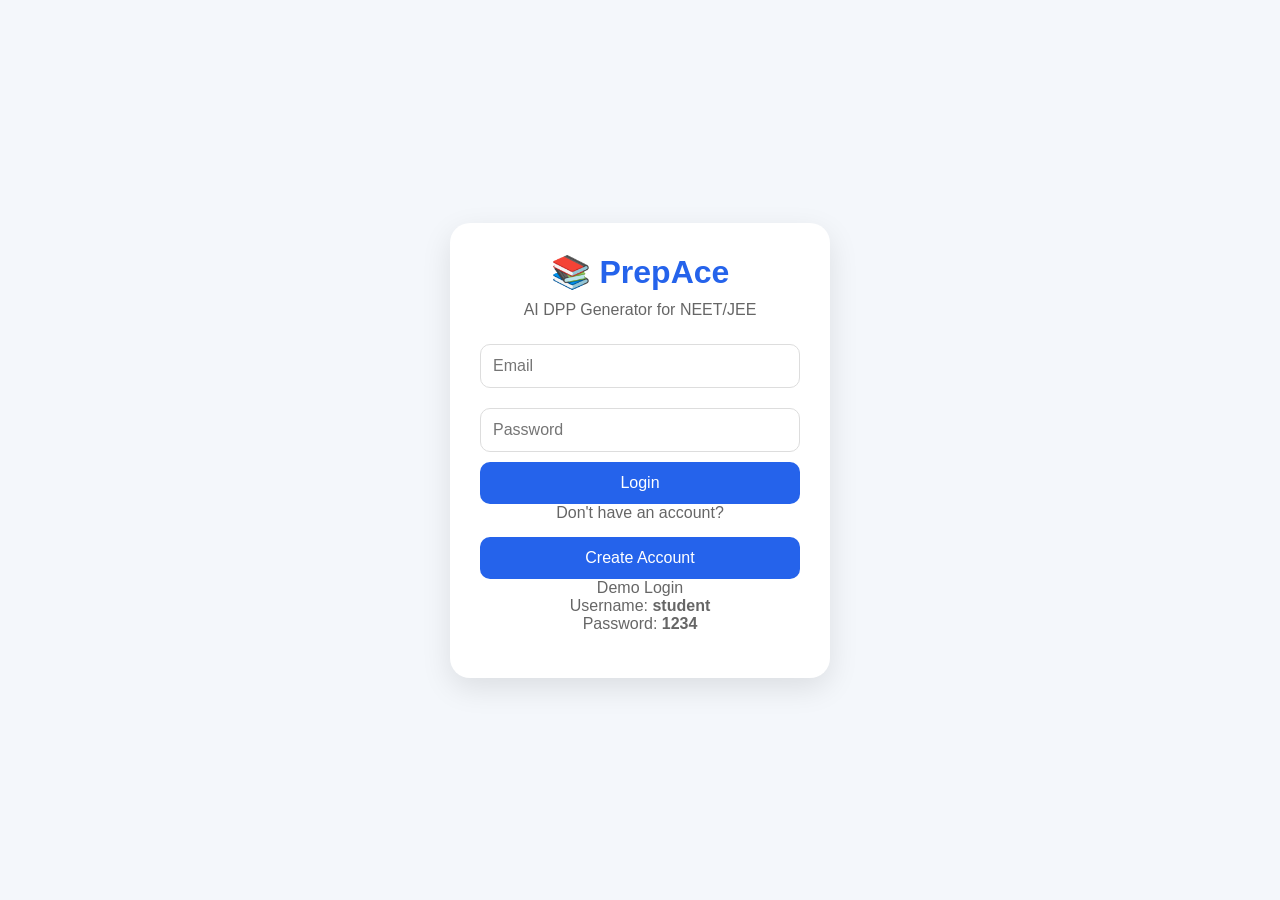
<file: index.html>
<!DOCTYPE html>
<html lang="en">
<head>
<meta charset="UTF-8">
<meta http-equiv="refresh" content="0; url=login.html">
<title>PrepAce</title>
</head>
<body>

<h2>Redirecting...</h2>

</body>
</html>
</file>
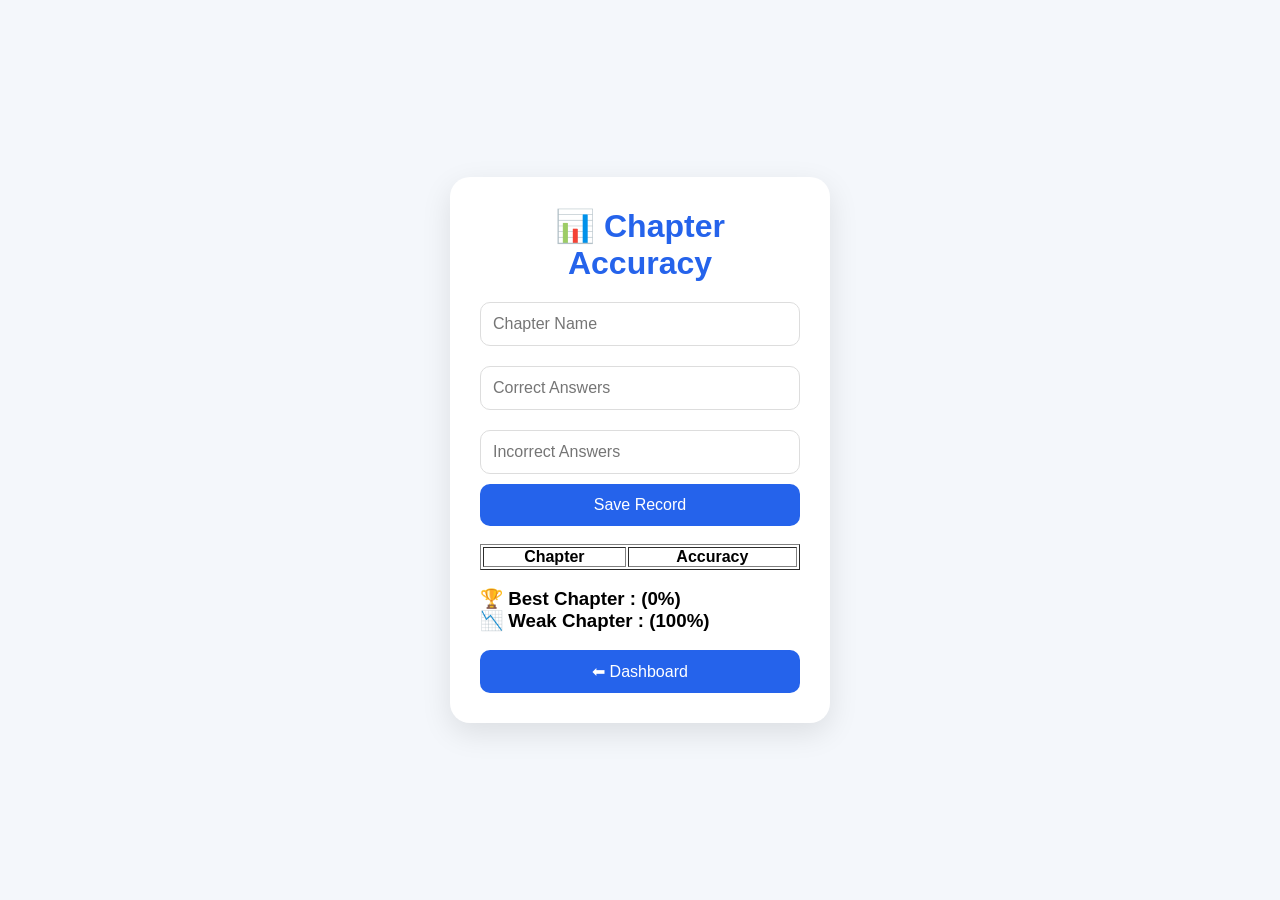
<file: accuracy.html>
<!DOCTYPE html>
<html lang="en">
<head>
<meta charset="UTF-8">
<meta name="viewport" content="width=device-width, initial-scale=1.0">
<title>Chapter Accuracy</title>

<link rel="stylesheet" href="css/style.css">
</head>

<body>

<div class="container">

<div class="login-box">

<h1>📊 Chapter Accuracy</h1>

<input type="text" id="chapter" placeholder="Chapter Name">

<input type="number" id="correct" placeholder="Correct Answers">

<input type="number" id="incorrect" placeholder="Incorrect Answers">

<button onclick="saveAccuracy()">
Save Record
</button>

<br><br>

<table border="1" width="100%">

<thead>

<tr>

<th>Chapter</th>
<th>Accuracy</th>

</tr>

</thead>

<tbody id="tableData">

</tbody>

</table>

<br>

<h3 id="bestChapter"></h3>

<h3 id="weakChapter"></h3>

<br>

<a href="dashboard.html">

<button>

⬅ Dashboard

</button>

</a>

</div>

</div>

<script src="js/accuracy.js"></script>

</body>
</html>
</file>
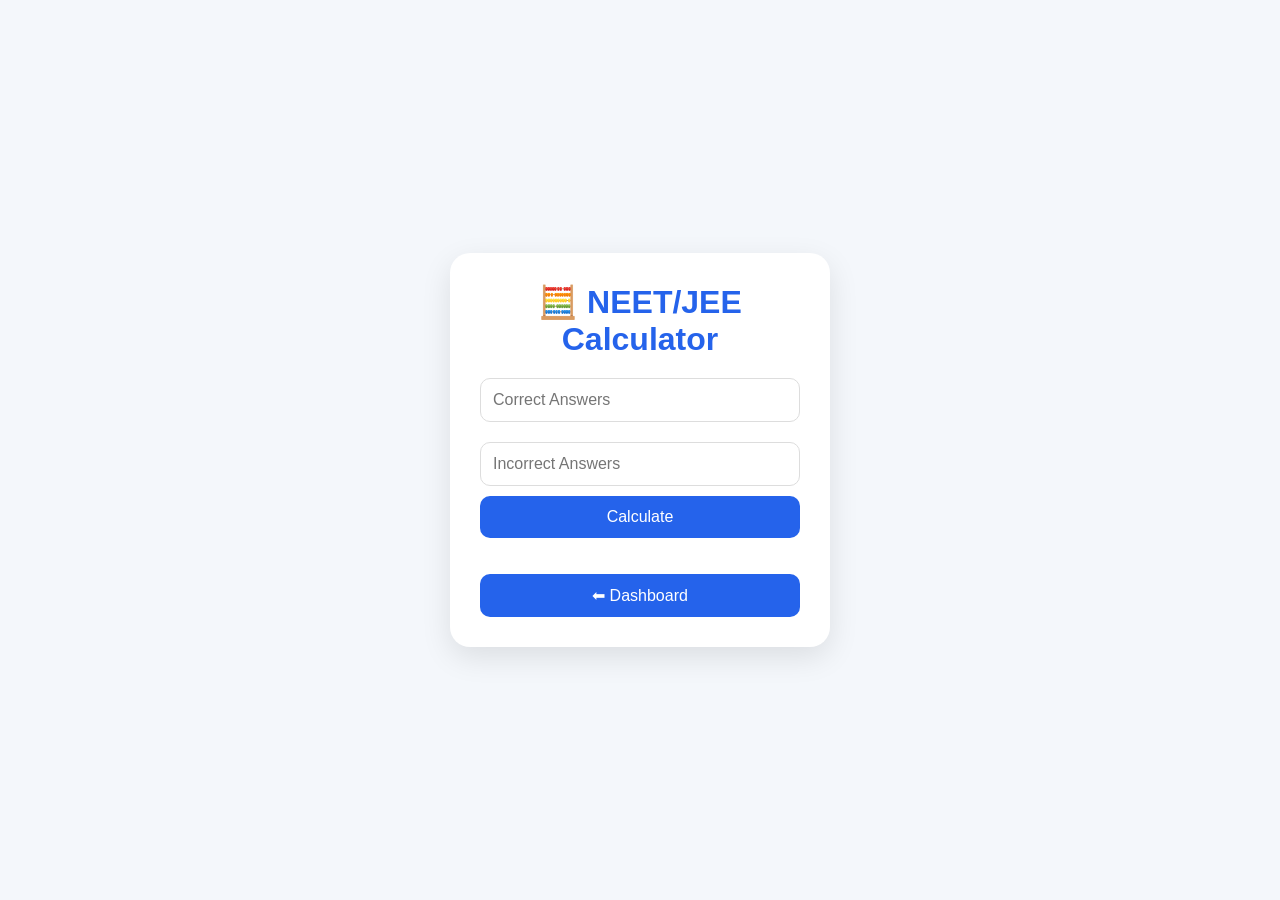
<file: calculator.html>
<!DOCTYPE html>
<html lang="en">
<head>
<meta charset="UTF-8">
<meta name="viewport" content="width=device-width, initial-scale=1.0">
<title>NEET/JEE Calculator</title>

<link rel="stylesheet" href="css/style.css">
</head>

<body>

<div class="container">

<div class="login-box">

<h1>🧮 NEET/JEE Calculator</h1>

<input
type="number"
id="correct"
placeholder="Correct Answers">

<input
type="number"
id="incorrect"
placeholder="Incorrect Answers">

<button onclick="calculateScore()">

Calculate

</button>

<br><br>

<div id="result"></div>

<br>

<a href="dashboard.html">

<button>

⬅ Dashboard

</button>

</a>

</div>

</div>

<script src="js/calculator.js"></script>

</body>
</html>
</file>
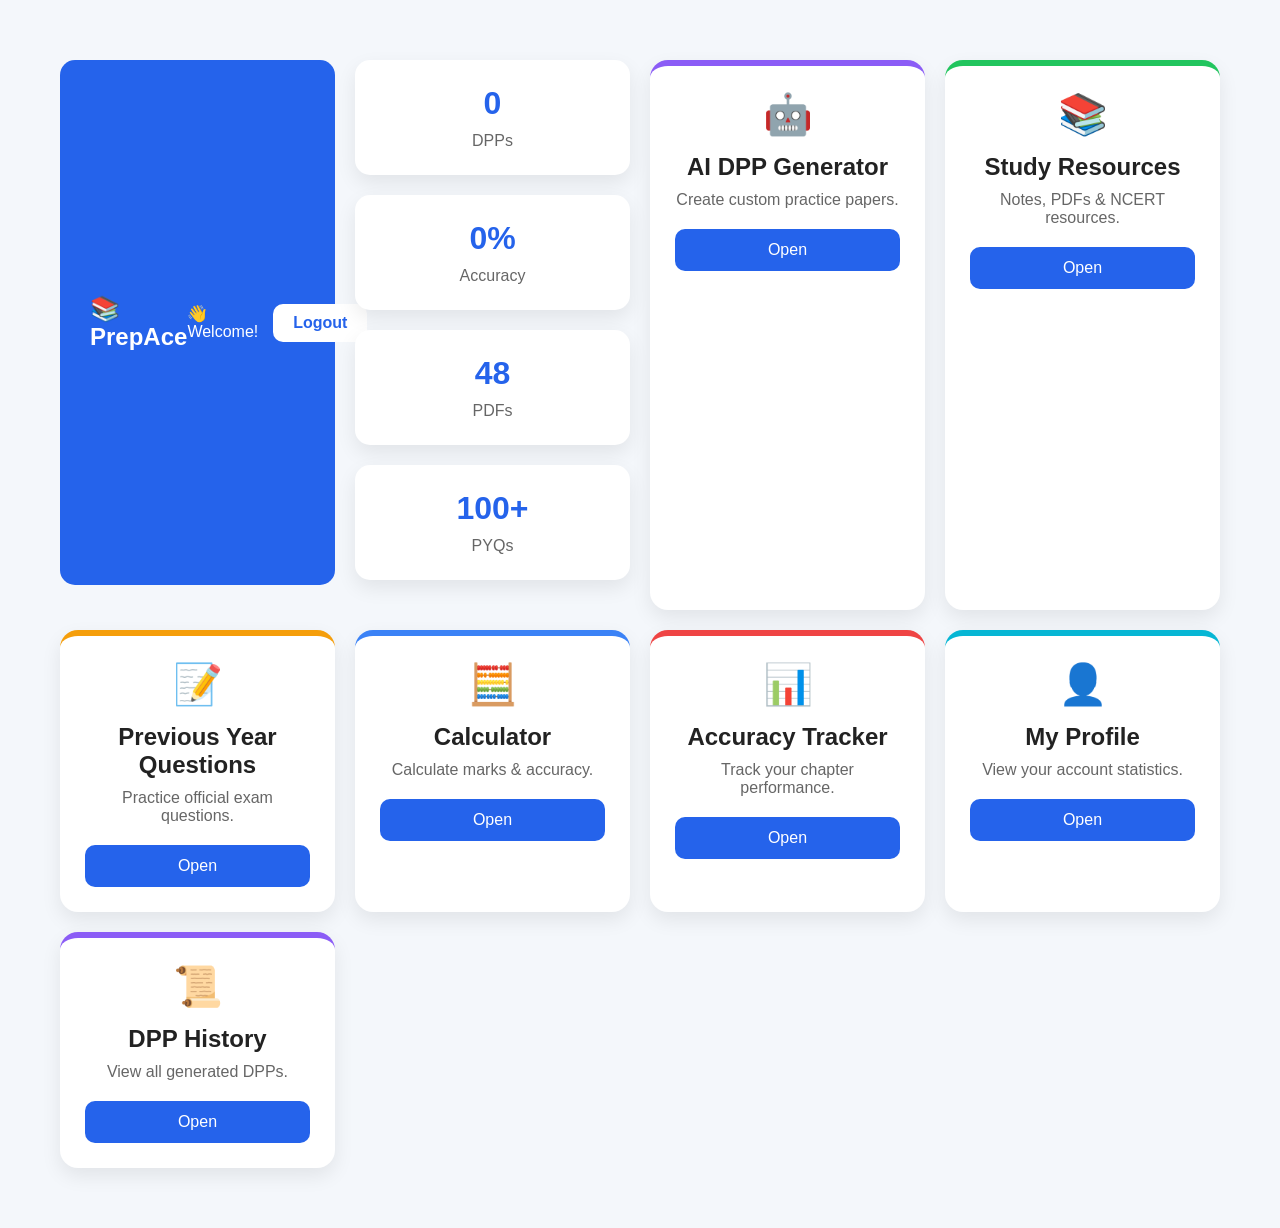
<file: dashboard.html>
<!DOCTYPE html>
<html lang="en">
<head>
<meta charset="UTF-8">
<meta name="viewport" content="width=device-width, initial-scale=1.0">

<title>PrepAce Dashboard</title>

<link rel="stylesheet" href="css/style.css">

</head>

<body>

<div class="dashboard">

    <!-- Top Bar -->

    <div class="topbar">

        <h2>📚 PrepAce</h2>

        <div class="user-box">

            <span id="welcome">👋 Welcome!</span>

            <button onclick="logout()">Logout</button>

        </div>

    </div>

    <!-- Quick Stats -->

    <div class="stats">

        <div class="stat-card">
            <h3 id="totalDpp">0</h3>
            <p>DPPs</p>
        </div>

        <div class="stat-card">
            <h3 id="accuracyValue">0%</h3>
            <p>Accuracy</p>
        </div>

        <div class="stat-card">
            <h3>48</h3>
            <p>PDFs</p>
        </div>

        <div class="stat-card">
            <h3>100+</h3>
            <p>PYQs</p>
        </div>

    </div>

    <!-- Dashboard Cards -->

    <div class="card purple">
        <div class="icon">🤖</div>
        <h2>AI DPP Generator</h2>
        <p>Create custom practice papers.</p>
        <button onclick="location.href='dpp.html'">Open</button>
    </div>

    <div class="card green">
        <div class="icon">📚</div>
        <h2>Study Resources</h2>
        <p>Notes, PDFs & NCERT resources.</p>
        <button onclick="location.href='resources.html'">Open</button>
    </div>

    <div class="card orange">
        <div class="icon">📝</div>
        <h2>Previous Year Questions</h2>
        <p>Practice official exam questions.</p>
        <button onclick="location.href='pyq.html'">Open</button>
    </div>

    <div class="card blue">
        <div class="icon">🧮</div>
        <h2>Calculator</h2>
        <p>Calculate marks & accuracy.</p>
        <button onclick="location.href='calculator.html'">Open</button>
    </div>

    <div class="card red">
        <div class="icon">📊</div>
        <h2>Accuracy Tracker</h2>
        <p>Track your chapter performance.</p>
        <button onclick="location.href='accuracy.html'">Open</button>
    </div>

    <div class="card cyan">
        <div class="icon">👤</div>
        <h2>My Profile</h2>
        <p>View your account statistics.</p>
        <button onclick="location.href='profile.html'">Open</button>
    </div>

    <div class="card purple">
        <div class="icon">📜</div>
        <h2>DPP History</h2>
        <p>View all generated DPPs.</p>
        <button onclick="location.href='history.html'">Open</button>
    </div>

</div>

<script src="js/dashboard.js"></script>

</body>
</html>
</file>
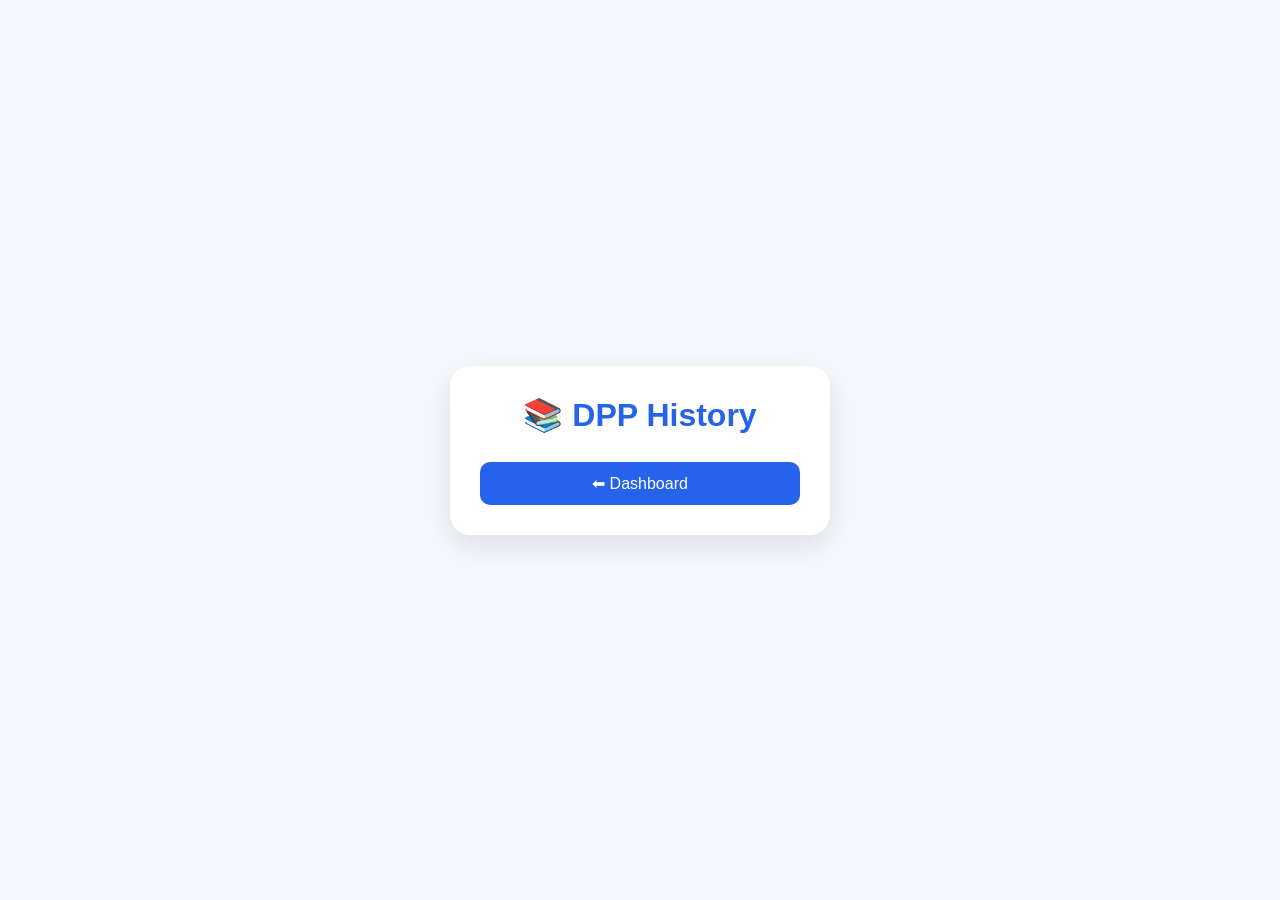
<file: history.html>
<!DOCTYPE html>
<html lang="en">
<head>
<meta charset="UTF-8">
<meta name="viewport" content="width=device-width, initial-scale=1.0">
<title>DPP History</title>
<link rel="stylesheet" href="css/style.css">
</head>

<body>

<div class="container">
<div class="login-box">

<h1>📚 DPP History</h1>

<div id="history"></div>

<br>

<a href="dashboard.html">
<button>⬅ Dashboard</button>
</a>

</div>
</div>

<script src="js/history.js"></script>

</body>
</html>
</file>
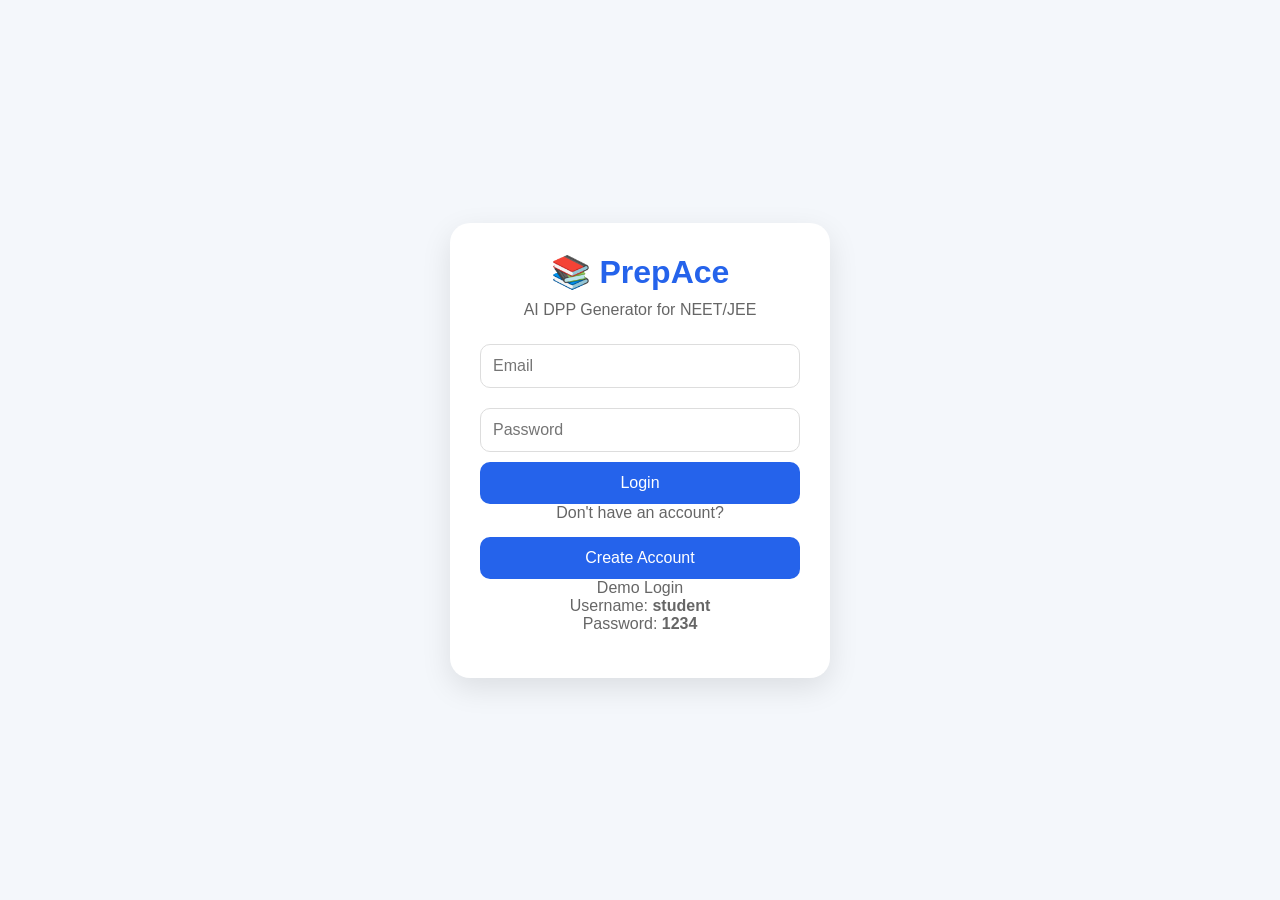
<file: login.html>
<!DOCTYPE html>
<html lang="en">
<head>
<meta charset="UTF-8">
<meta name="viewport" content="width=device-width, initial-scale=1.0">
<title>PrepAce Login</title>

<link rel="stylesheet" href="css/style.css">
</head>

<body>

<div class="container">

<div class="login-box">

<h1>📚 PrepAce</h1>
<p>AI DPP Generator for NEET/JEE</p>

<input type="email" id="username" placeholder="Email">

<input type="password" id="password" placeholder="Password">

<button onclick="login()">Login</button>

<p>Don't have an account?</p>

<a href="register.html">
<button>Create Account</button>
</a>
<p>

Demo Login<br>
Username: <b>student</b><br>
Password: <b>1234</b>
</p>

</div>

</div>

<script src="js/login.js"></script>

</body>
</html>
</file>
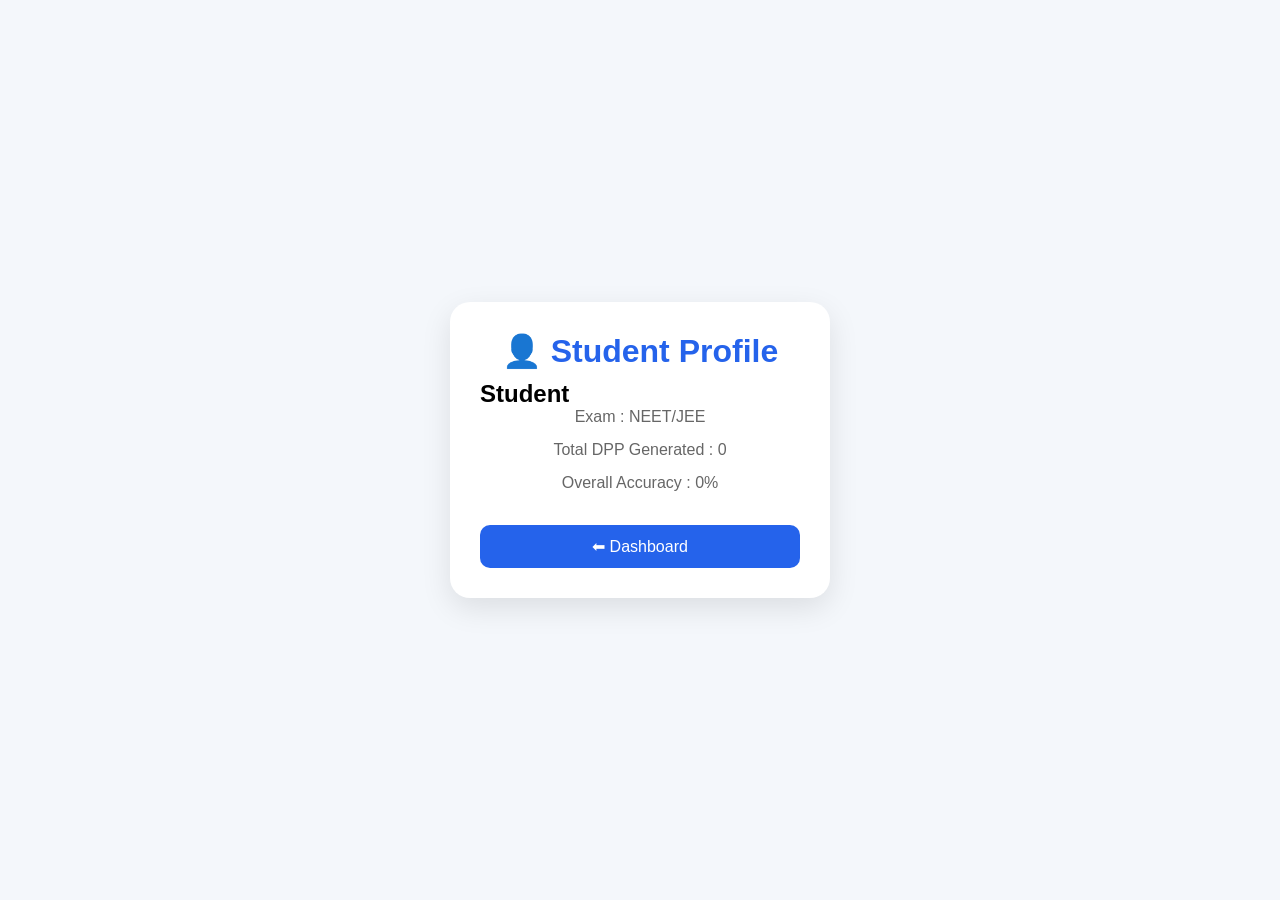
<file: profile.html>
<!DOCTYPE html>
<html lang="en">
<head>
<meta charset="UTF-8">
<meta name="viewport" content="width=device-width, initial-scale=1.0">
<title>PrepAce - Profile</title>
<link rel="stylesheet" href="css/style.css">
</head>

<body>

<div class="container">

<div class="login-box">

<h1>👤 Student Profile</h1>

<h2 id="name">Student</h2>

<p>Exam : NEET/JEE</p>

<p>Total DPP Generated : <span id="total">0</span></p>

<p>Overall Accuracy : <span id="accuracy">0%</span></p>

<br>

<a href="dashboard.html">
<button>⬅ Dashboard</button>
</a>

</div>

</div>

<script src="js/profile.js"></script>

</body>
</html>
</file>
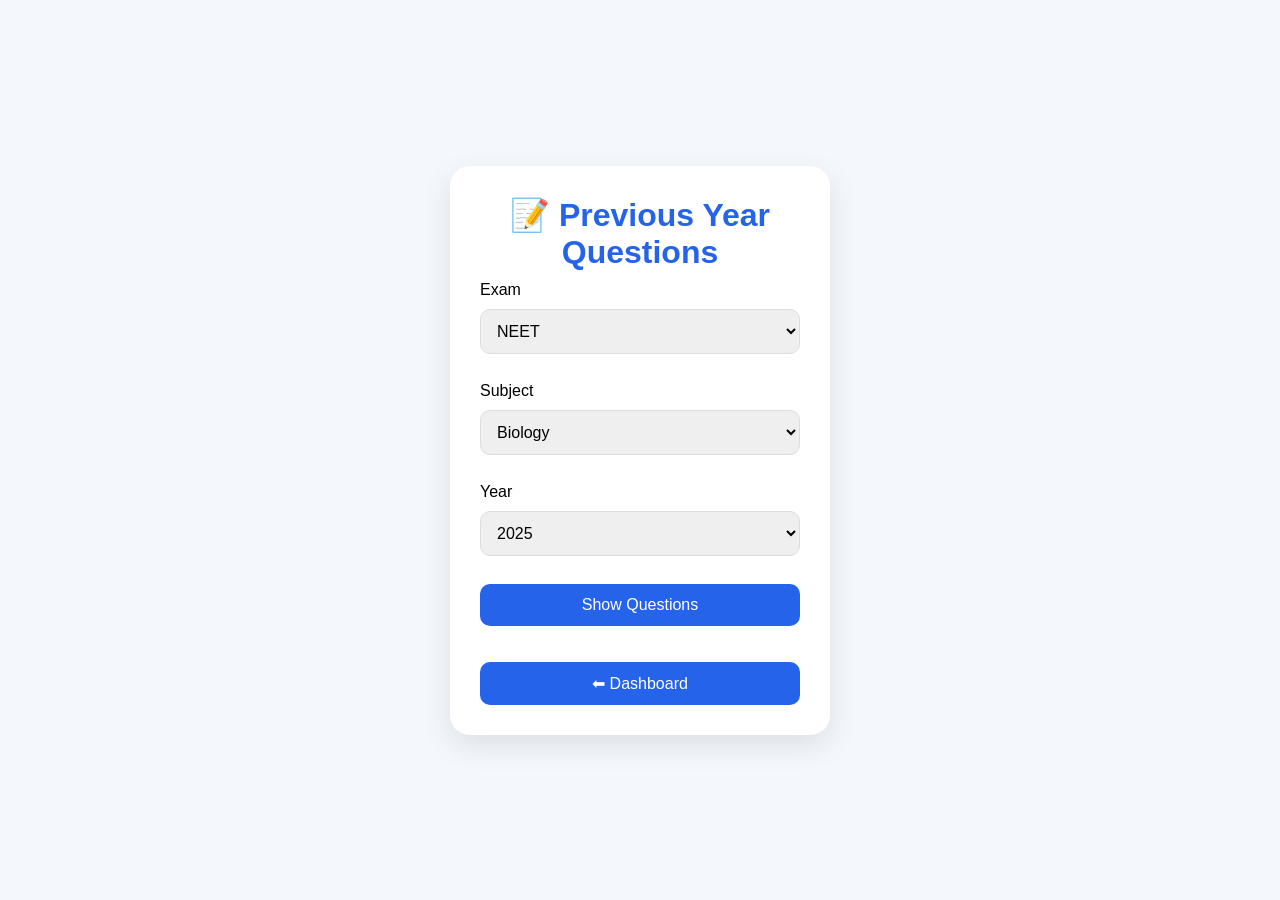
<file: pyq.html>
<!DOCTYPE html>
<html lang="en">
<head>
<meta charset="UTF-8">
<meta name="viewport" content="width=device-width, initial-scale=1.0">
<title>PrepAce - Previous Year Questions</title>

<link rel="stylesheet" href="css/style.css">
</head>

<body>

<div class="container">
<div class="login-box">

<h1>📝 Previous Year Questions</h1>

<label>Exam</label>
<select id="exam">
<option>NEET</option>
<option>JEE</option>
</select>

<br><br>

<label>Subject</label>
<select id="subject">
<option>Biology</option>
<option>Physics</option>
<option>Chemistry</option>
<option>Mathematics</option>
</select>

<br><br>

<label>Year</label>
<select id="year">
<option>2025</option>
<option>2024</option>
<option>2023</option>
<option>2022</option>
<option>2021</option>
</select>

<br><br>

<button onclick="showPYQ()">
Show Questions
</button>

<br><br>

<div id="questions"></div>

<br>

<a href="dashboard.html">
<button>⬅ Dashboard</button>
</a>

</div>
</div>

<script src="js/pyq.js"></script>

</body>
</html>
</file>
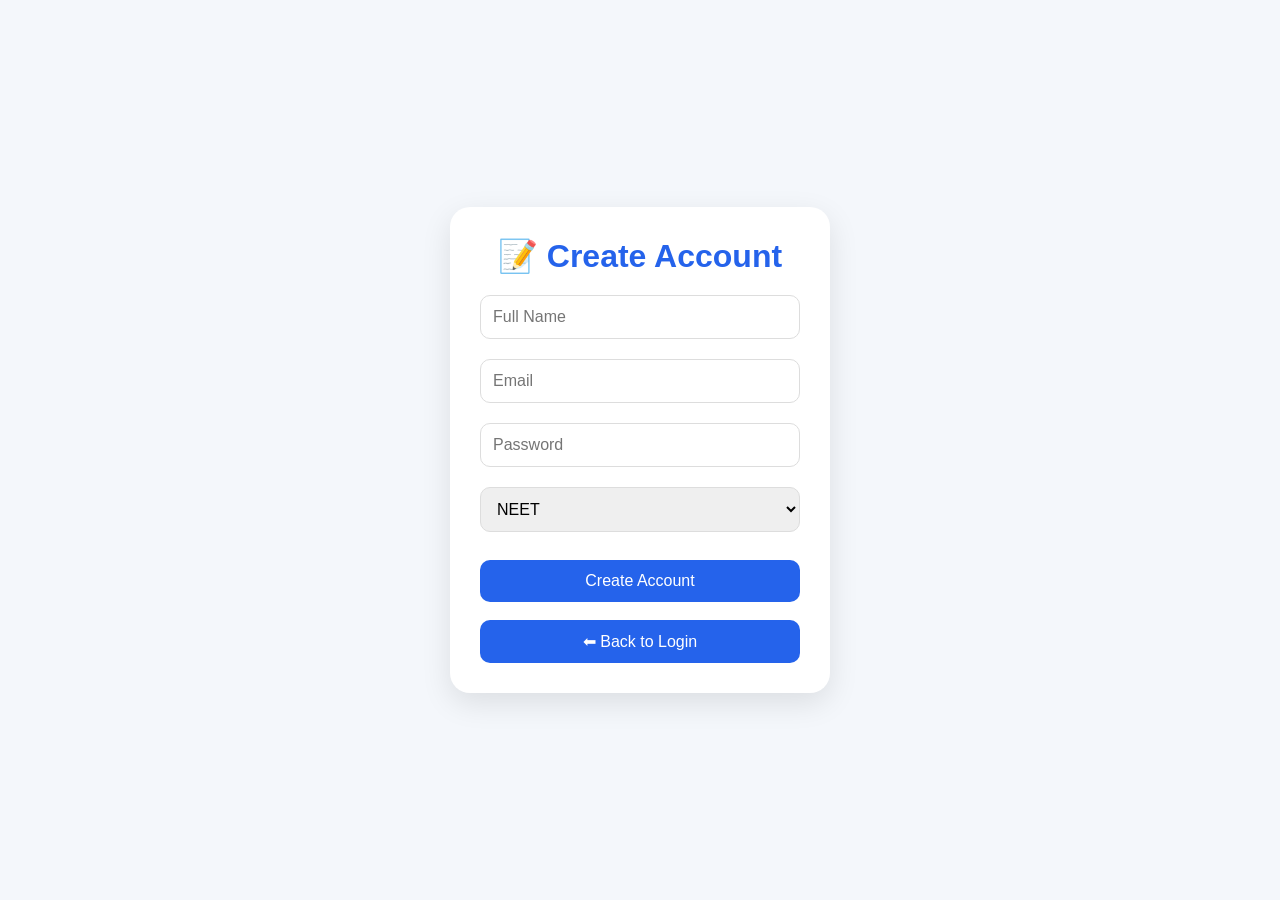
<file: register.html>
<!DOCTYPE html>
<html lang="en">
<head>
<meta charset="UTF-8">
<meta name="viewport" content="width=device-width, initial-scale=1.0">
<title>PrepAce Register</title>

<link rel="stylesheet" href="css/style.css">
</head>

<body>

<div class="container">

<div class="login-box">

<h1>📝 Create Account</h1>

<input type="text" id="name" placeholder="Full Name">

<input type="email" id="email" placeholder="Email">

<input type="password" id="password" placeholder="Password">

<select id="exam">
<option>NEET</option>
<option>JEE</option>
</select>

<br><br>

<button onclick="register()">
Create Account
</button>

<br><br>

<a href="index.html">
<button>⬅ Back to Login</button>
</a>

</div>

</div>

<script src="js/register.js"></script>

</body>
</html>
</file>
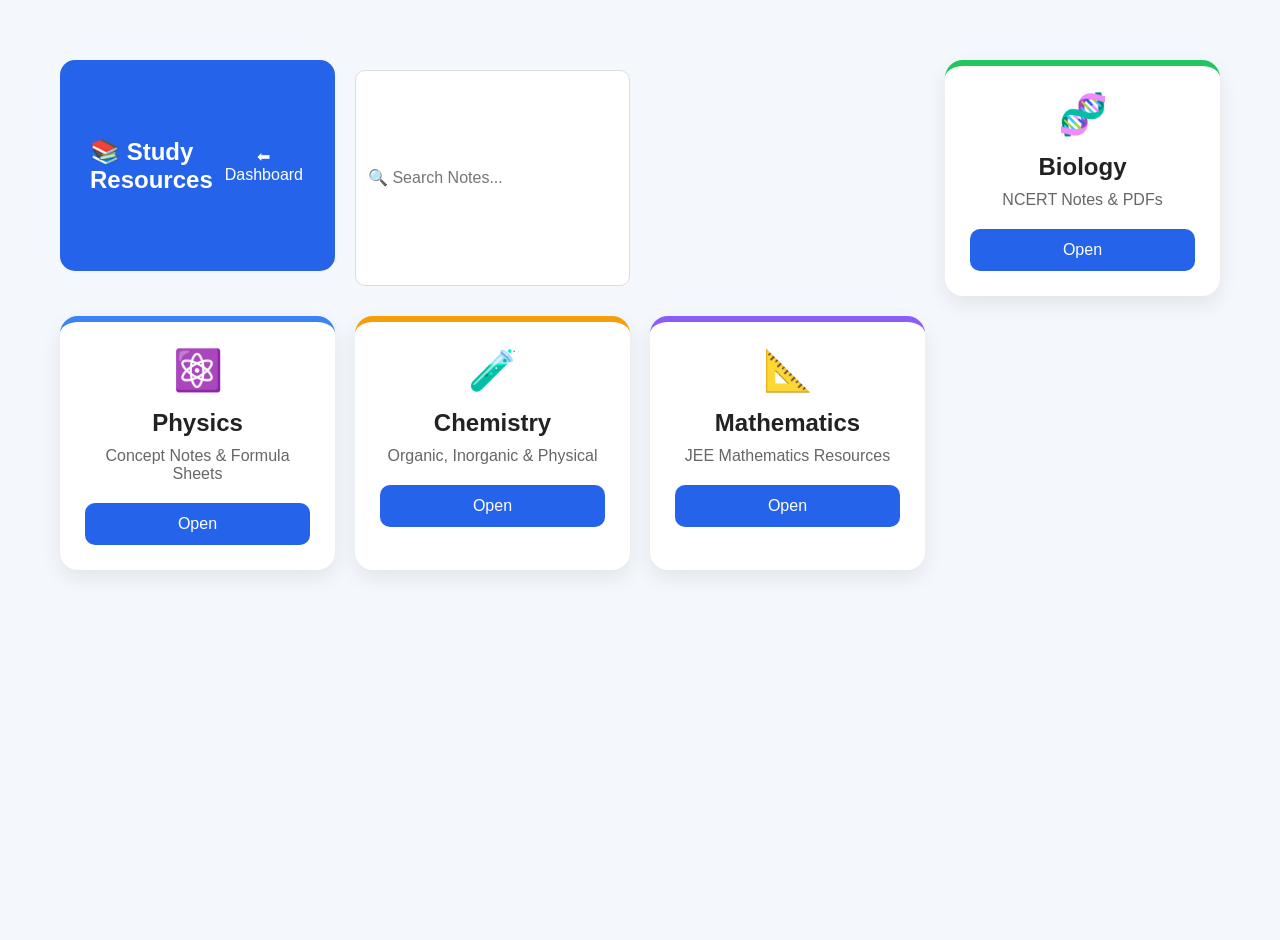
<file: resources.html>
<!DOCTYPE html>
<html lang="en">
<head>
<meta charset="UTF-8">
<meta name="viewport" content="width=device-width, initial-scale=1.0">

<title>PrepAce - Study Resources</title>

<link rel="stylesheet" href="css/style.css">

</head>

<body>

<div class="dashboard">

    <div class="topbar">

        <h2>📚 Study Resources</h2>

        <button onclick="location.href='dashboard.html'">
            ⬅ Dashboard
        </button>

    </div>

    <input
        type="text"
        id="search"
        placeholder="🔍 Search Notes..."
        onkeyup="searchPDF()"
    >

    <br><br>

    <div class="card green">

        <div class="icon">🧬</div>

        <h2>Biology</h2>

        <p>NCERT Notes & PDFs</p>

        <button onclick="location.href='biology.html'">
            Open
        </button>

    </div>

    <div class="card blue">

        <div class="icon">⚛️</div>

        <h2>Physics</h2>

        <p>Concept Notes & Formula Sheets</p>

        <button onclick="location.href='physics.html'">
            Open
        </button>

    </div>

    <div class="card orange">

        <div class="icon">🧪</div>

        <h2>Chemistry</h2>

        <p>Organic, Inorganic & Physical</p>

        <button onclick="location.href='chemistry.html'">
            Open
        </button>

    </div>

    <div class="card purple">

        <div class="icon">📐</div>

        <h2>Mathematics</h2>

        <p>JEE Mathematics Resources</p>

        <button onclick="location.href='maths.html'">
            Open
        </button>

    </div>

</div>

<script>
function searchPDF(){

    const input = document
        .getElementById("search")
        .value
        .toLowerCase();

    const cards = document.querySelectorAll(".card");

    cards.forEach(card=>{

        if(card.innerText.toLowerCase().includes(input))
            card.style.display="block";
        else
            card.style.display="none";

    });

}
</script>

</body>
</html>
</file>
<file: css/style.css>
*{
    margin:0;
    padding:0;
    box-sizing:border-box;
    font-family:Arial,sans-serif;
}

body{
    background:#f4f7fb;
    min-height:100vh;
}

/* Login/Register */

.container{
    width:100%;
    min-height:100vh;
    display:flex;
    justify-content:center;
    align-items:center;
}

.login-box{
    width:380px;
    background:#fff;
    padding:30px;
    border-radius:20px;
    box-shadow:0 10px 30px rgba(0,0,0,.1);
}

.login-box h1{
    color:#2563eb;
    text-align:center;
    margin-bottom:10px;
}

.login-box p{
    text-align:center;
    color:#666;
    margin-bottom:15px;
}

input,
select{
    width:100%;
    padding:12px;
    margin:10px 0;
    border:1px solid #ddd;
    border-radius:10px;
    font-size:16px;
}

button{
    width:100%;
    padding:12px;
    background:#2563eb;
    color:white;
    border:none;
    border-radius:10px;
    font-size:16px;
    cursor:pointer;
    transition:.3s;
}

button:hover{
    background:#1d4ed8;
    transform:translateY(-2px);
}

/* Dashboard */

.dashboard{
    max-width:1200px;
    margin:40px auto;
    padding:20px;
}

.dashboard h1{
    text-align:center;
    margin-bottom:30px;
    color:#2563eb;
}

.dashboard{
    display:grid;
    grid-template-columns:repeat(auto-fit,minmax(250px,1fr));
    gap:20px;
}

.dashboard h1{
    grid-column:1/-1;
}

.card{
    background:white;
    border-radius:18px;
    padding:25px;
    box-shadow:0 8px 20px rgba(0,0,0,.08);
    transition:.3s;
}

.card:hover{
    transform:translateY(-5px);
}

.card h2{
    color:#222;
    margin-bottom:10px;
}

.card p{
    color:#666;
    margin-bottom:20px;
}
/* ===== Top Bar ===== */

.topbar{
    background:#2563eb;
    color:white;
    padding:18px 30px;

    display:flex;
    justify-content:space-between;
    align-items:center;

    border-radius:15px;
    margin-bottom:25px;
}

.user-box{
    display:flex;
    align-items:center;
    gap:15px;
}

.user-box button{
    width:auto;
    padding:10px 20px;
    background:white;
    color:#2563eb;
    font-weight:bold;
}

.user-box button:hover{
    background:#f3f4f6;
}

/* ===== Stats ===== */

.stats{

    display:grid;

    grid-template-columns:repeat(auto-fit,minmax(180px,1fr));

    gap:20px;

    margin-bottom:30px;

}

.stat-card{

    background:white;

    padding:25px;

    border-radius:15px;

    text-align:center;

    box-shadow:0 8px 20px rgba(0,0,0,.08);

}

.stat-card h3{

    font-size:32px;

    color:#2563eb;

}

.stat-card p{

    margin-top:10px;

    color:#666;

}
.icon{
    font-size:40px;
    margin-bottom:15px;
}

.purple{border-top:6px solid #8b5cf6;}
.green{border-top:6px solid #22c55e;}
.orange{border-top:6px solid #f59e0b;}
.blue{border-top:6px solid #3b82f6;}
.red{border-top:6px solid #ef4444;}
.cyan{border-top:6px solid #06b6d4;}
.gray{border-top:6px solid #6b7280;}

.card{
    text-align:center;
}
</file>
